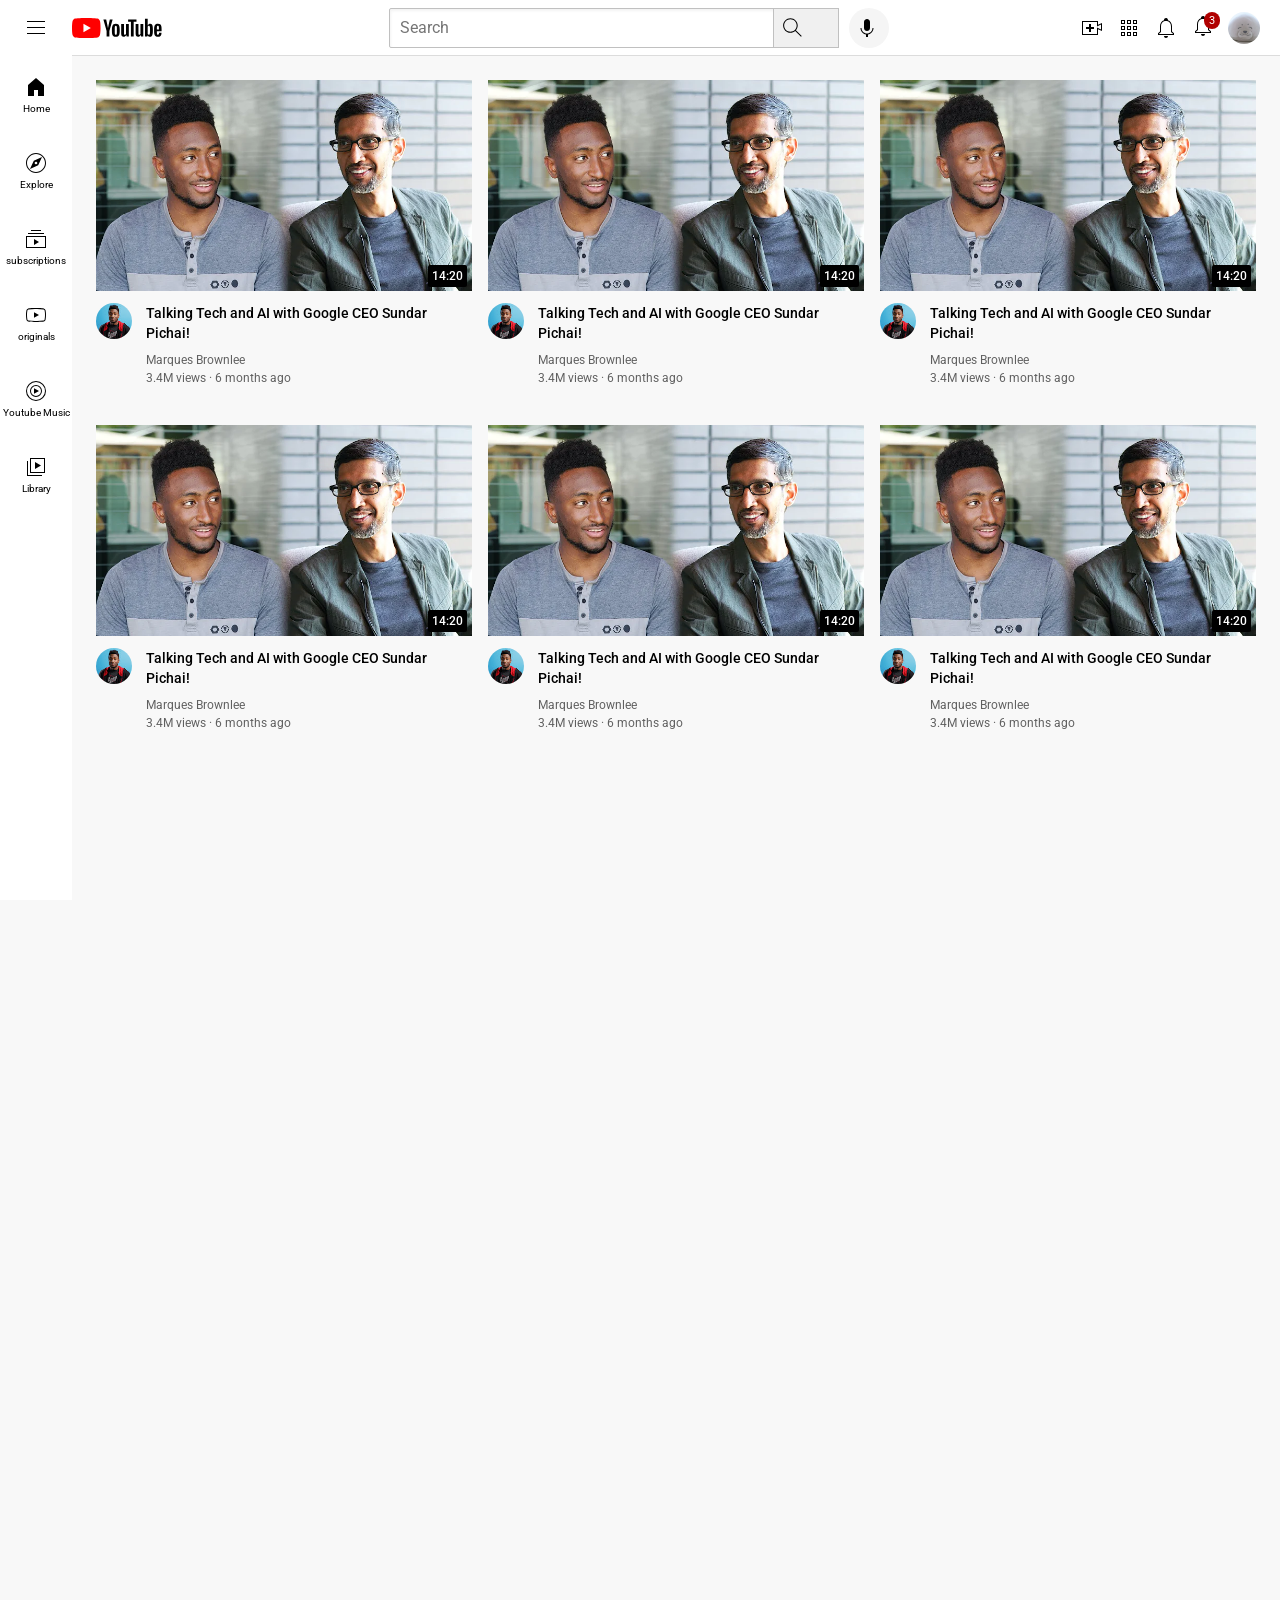
<file: index.html>
<!DOCTYPE html>
<html>
  <head>
    <title>youtube.com Clone</title>
    <link rel="preconnect" href="https://fonts.googleapis.com">
    <link rel="preconnect" href="https://fonts.gstatic.com" crossorigin>
    <link href="https://fonts.googleapis.com/css2?family=Roboto:ital,wght@0,100..900;1,100..900&display=swap" rel="stylesheet">
    <link rel="stylesheet" href="styles/general.css">
    <link rel="stylesheet" href="styles/header.css">
    <link rel="stylesheet" href="styles/video.css">
    <link rel="stylesheet" href="styles/sidebar.css">
  </head>
  <body>
    <header class="header">
      <div class="left-section">
        <img class="hamburger-menu" src="icon/hamburger-menu.svg">
        <img class="youtube-logo" src="icon/youtube-logo.svg">
      </div>
      <div class="middle-section">
        <input class="search-bar" type="text" placeholder="Search">
        <button class="search-button">
          <img class="search-icon" src="icon/search.svg">
          <div class="tooltip">search</div>
        </button>
        <button class="voice-search-button">
          <img class="voice-search-icon" src="icon/voice-search-icon.svg">
          <div class="tooltip">Search with your voice</div>
        </button>
      </div>
      <div class="right-section">
        <img class="upload-icon" src="icon/upload.svg">
        <img class="youtube-apps-icon" src="icon/youtube-apps.svg">
        <img class="notifications-icon" src="icon/notifications.svg">
        <div class="notifications-icon-container">
          <img class="notifications-icon" src="icon/notifications.svg">
          <div class="notifications-count">3</div>
        </div>
        <img class="current-user-pic" src="s-l1600.PNG">
      </div>
    </header>

    <nav class="sidebar">
      <div class="sidebar-link">
        <img src="icon/home.svg">
        <div>Home</div>
      </div>
      <div class="sidebar-link">
        <img src="icon/explore.svg">
        <div>Explore</div>
      </div>
      <div class="sidebar-link">
        <img src="icon/subscriptions.svg">
        <div>subscriptions</div>
      </div>
      <div class="sidebar-link">
        <img src="icon/originals.svg">
        <div>originals</div>
      </div>
      <div class="sidebar-link">
        <img src="icon/youtube-music.svg">
        <div>Youtube Music</div>
      </div>
      <div class="sidebar-link">
        <img src="icon/library.svg">
        <div>Library</div>
      </div>
    </nav>
    
    <main>
      <section class="video-grid">
        <div class="video-preview">
          <div class="thumbnail-row">
            <img class="thumbnail" src="thumbnails/thumbnail-1.webp">
            <div class="video-time">14:20</div>
          </div>
          <div class="video-info-grid">
            <div class="chanel-pic">
              <img class="profile-pic" src="channel_pics/channel-1.jpeg">
              <div class="chanel-tooltip">
                Marques Brownlee
              </div>
            </div>
            <div class="video-info">
              <P class="video-title">Talking Tech and AI with Google CEO Sundar Pichai!</P>
              <p class="video-author">Marques Brownlee</p>
              <p class="video-stats">3.4M views &#183; 6 months ago</p>
            </div>
          </div>
        </div>

        <div class="video-preview">
          <div class="thumbnail-row">
            <img class="thumbnail" src="thumbnails/thumbnail-1.webp">
            <div class="video-time">14:20</div>
          </div>
          <div class="video-info-grid">
            <div class="channel-pic">
              <img class="profile-pic"  src="channel_pics/channel-1.jpeg">
            </div>
            <div class="video-info">
              <P class="video-title">Talking Tech and AI with Google CEO Sundar Pichai!</P>
              <p class="video-author">Marques Brownlee</p>
              <p class="video-stats">3.4M views &#183; 6 months ago</p>
            </div>
          </div>
        </div>

        <div class="video-preview"> 
          <div class="thumbnail-row">
            <img class="thumbnail" src="thumbnails/thumbnail-1.webp">
            <div class="video-time">14:20</div>
          </div>
          <div class="video-info-grid">
            <div class="channel-pic">
              <img class="profile-pic"  src="channel_pics/channel-1.jpeg">
            </div>
            <div class="video-info">
              <P class="video-title">Talking Tech and AI with Google CEO Sundar Pichai!</P>
              <p class="video-author">Marques Brownlee</p>
              <p class="video-stats">3.4M views &#183; 6 months ago</p>
            </div>
          </div>
        </div>

        <div class="video-preview">
          <div class="thumbnail-row">
            <img class="thumbnail" src="thumbnails/thumbnail-1.webp">
            <div class="video-time">14:20</div>
          </div>
          <div class="video-info-grid">
            <div class="channel-pic">
              <img class="profile-pic"  src="channel_pics/channel-1.jpeg">
            </div>
            <div class="video-info">
              <P class="video-title">Talking Tech and AI with Google CEO Sundar Pichai!</P>
              <p class="video-author">Marques Brownlee</p>
              <p class="video-stats">3.4M views &#183; 6 months ago</p>
            </div>
          </div>
        </div>

        <div class="video-preview">
          <div class="thumbnail-row">
            <img class="thumbnail" src="thumbnails/thumbnail-1.webp">
            <div class="video-time">14:20</div>
          </div>
          <div class="video-info-grid">
            <div class="channel-pic">
              <img class="profile-pic"  src="channel_pics/channel-1.jpeg">
            </div>
            <div class="video-info">
              <P class="video-title">Talking Tech and AI with Google CEO Sundar Pichai!</P>
              <p class="video-author">Marques Brownlee</p>
              <p class="video-stats">3.4M views &#183; 6 months ago</p>
            </div>
          </div>
        </div>

        <div class="video-preview">
          <div class="thumbnail-row">
            <img class="thumbnail" src="thumbnails/thumbnail-1.webp">
            <div class="video-time">14:20</div>
          </div>
          <div class="video-info-grid">
            <div class="channel-pic">
              <img class="profile-pic"  src="channel_pics/channel-1.jpeg">
            </div>
            <div class="video-info">
              <P class="video-title">Talking Tech and AI with Google CEO Sundar Pichai!</P>
              <p class="video-author">Marques Brownlee</p>
              <p class="video-stats">3.4M views &#183; 6 months ago</p>
            </div>
          </div>
        </div>
      </section>
    </main>
  </body>
</html>
</file>
<file: styles/general.css>
p {
font-family: Roboto, Arial;
margin-top: 0;
margin-bottom: 0;
}

body {
    margin: 0;
    padding-top: 80px;
    padding-left: 96px;
    padding-right: 24px;
    margin-bottom: 1000px;
    background-color: rgb(248, 248, 248);
}
</file>
<file: styles/header.css>
.header {
  height: 55px;
  display: flex;
  flex-direction: row;
  justify-content: space-between;
  position: fixed;
  top: 0;
  left: 0;
  right: 0;
  z-index: 100;
  background-color: white;
  border-bottom-width: 1px;
  border-bottom-style: solid;
  border-bottom-color:  rgb(220, 220, 220);
}

.left-section {
  display: flex;
  align-items: center;
}

.hamburger-menu {
  height: 24px;
  margin-left: 24px;
  margin-right: 24px;
}

.youtube-logo {
  height: 20px;
}

.middle-section {
  display: flex;
  align-items: center;
  flex: 1;
  margin-left: 70px;
  margin-right: 35px;
  max-width: 500px;
}

.search-bar {
  flex: 1;
  height: 36px;
  padding-left: 10px;
  font-size: 16px;
  border: 1px solid rgb(192, 192, 192);
  border-radius: 2px;
  box-shadow: inset 1px 2px 3px rgba(0, 0, 0, 0.05);
  width: 0;
}

.search-bar::placeholder {
  font-family: Roboto, Arial;
  font-size: 16px;
}

.search-button {
  height: 40px;
  width: 66px;
  background-color: rgb(240, 240, 240);
  border-width: 1px;
  border-style: solid;
  border-color: rgb(192, 192, 192);
  margin-left: -2px;
  margin-right: 10px;
}

.search-button, 
.voice-search-button{
  display: flex;
  justify-self: center;
  align-items: center;
  position: relative;
}

.search-button .tooltip, 
.voice-search-button .tooltip {
  position: absolute;
  background-color: gray;
  color: white;
  padding-top: 4px;
  padding-bottom: 4px;
  padding-left: 8px;
  padding-right: 8px;
  border-radius: 2px;
  font-size: 12px;
  bottom: -30px;
  opacity: 0;
  transition: opacity 0.15s;
  pointer-events: none;
  white-space: nowrap;
}

.search-button:hover .tooltip, 
.voice-search-button:hover .tooltip {
  opacity: 1;
}

.search-icon {
  height: 25px;
}

.voice-search-button {
  height: 40px;
  width: 40px;
  border-radius: 20px;
  border: none;
  background-color: rgb(245, 245, 245);
}

.voice-search-icon {
  height: 24px;
}

.right-section {
  display: flex;
  align-items: center;
  width: 180px;
  margin-right: 20px;
  justify-content: space-between;
  flex-shrink: 0;
}

.upload-icon {
  height: 24px;
}

.youtube-apps-icon {
  height: 24px;
}

.notifications-icon {
  height: 24px;
}

.notifications-icon-container {
  position: relative;
}

.notifications-count {
  position: absolute;
  top: -2px;
  right: -5px;
  background-color: rgb(176, 0, 0);
  color: white;
  font-family: Roboto, Arial;
  font-size: 11px;
  padding-left: 5px;
  padding-right: 5px;
  padding-top: 2px;
  padding-bottom: 2px;
  border-radius: 10px;
}

.current-user-pic {
  height: 32px;
  width: 32px;
  border-radius: 16PX;
  object-fit: cover;
}
</file>
<file: styles/video.css>
.thumbnail {
  width: 100%;
}
.video-title {
  margin-top: 0;
  font-size: 14px;
  font-weight: 500;
  line-height: 20px ;
  margin-bottom: 10px;
}
.video-info-grid {
  display: grid;
  grid-template-columns: 50px 1fr;
}
.chanel-pic {
  position: relative;
}
.chanel-tooltip {
  position: absolute;
  top: 45px; 
  left: 0;
  width: auto; /* ให้กว้างตามตัวหนังสือ */
  min-width: 120px; /* แต่กว้างอย่างน้อย 120px */
  padding: 10px;
  background-color: white; /* ใส่พื้นหลังสีขาว */
  border-radius: 5px;
  box-shadow: 0 0 5px rgba(0, 0, 0, 0.5);
  font-family: Roboto, Arial;
  font-size: 12px;
  opacity: 0; 
  pointer-events: none; 
  transition: opacity 0.2s; 
  z-index: 100;
}
.profile-pic:hover .chanel-tooltip {
  opacity: 1; /* เปลี่ยนเป็นทึบ 100% (มองเห็นได้) */
}
.profile-pic {
  width: 36px;
  border-radius: 50px;
}
.thumbnail-row {
  margin-bottom: 8px;
  position: relative;
}
.video-author,
.video-stats {
  font-size: 12px;
  color: rgb(96, 96, 96);
}
.video-author {
  margin-bottom: 4px;
}
.video-grid {
  display: grid;
  /* ลบ 1fr 1fr 1fr ทิ้ง แล้วใส่คาถานี้เข้าไปแทนครับ 👇 */
  grid-template-columns: repeat(auto-fit, minmax(300px, 1fr)); 
  
  column-gap: 16px;
  row-gap: 40px;
}
/*
@media (max-width: 750px) {
  .video-grid {
    grid-template-columns: 1fr 1fr;
  }
}
@media (min-width: 751px) and (max-width:999px) {
  .video-grid {
    grid-template-columns: 1fr 1fr 1fr;
  } 
}
@media (min-width: 1000px){
  .video-grid {
    grid-template-columns: 1fr 1fr 1fr 1fr;
  }
}
*/
.video-time {
  font-family: Roboto, Arial;
  font-size: 12px;
  font-weight: 500;
  padding: 4px;
  border-radius: 2px;
  background-color: black;
  color: white;
  position: absolute;
  bottom: 8px;
  right: 5px;
}
</file>
<file: styles/sidebar.css>
.sidebar {
  position: fixed;
  left: 0;
  bottom: 0;
  top: 55px;
  background-color: white;
  width: 72px;
  padding-top: 20px;
  z-index: 200;
}

.sidebar-link {
  height: 76px;
  display: flex;
  justify-self: center;
  align-items: center;
  flex-direction: column;
  cursor: pointer;
}

.sidebar-link:hover {
    background-color: rgb(231, 231, 231);
}

.sidebar-link img {
  height: 24px;
  margin-bottom: 4px;
}

.sidebar-link div {
  font-family: Roboto, Arial;
  font-size: 10px;
}
</file>
